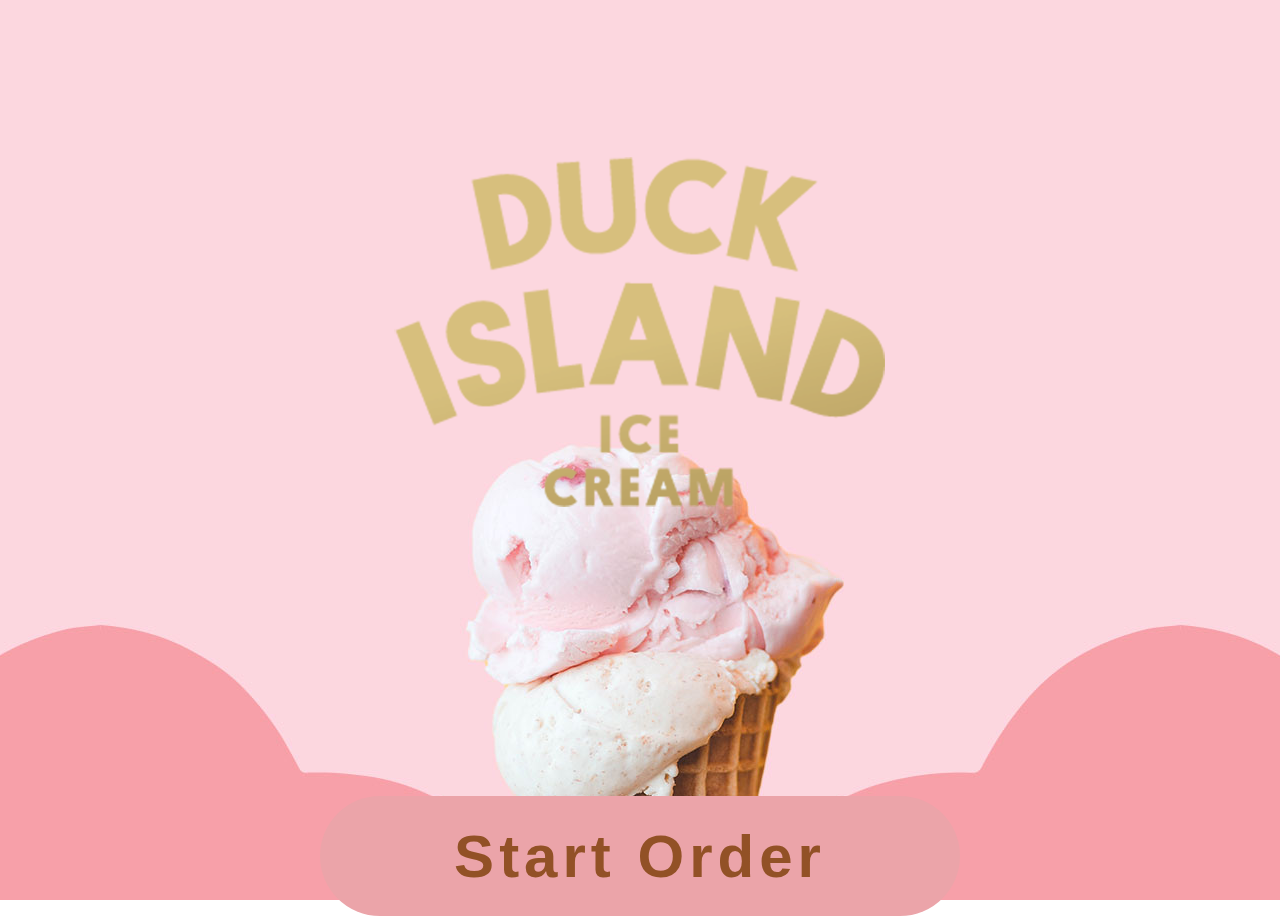
<file: index.html>
<!DOCTYPE html>
<html lang="en">

<head>
  <meta charset="UTF-8">
  <meta name="viewport" content="width=device-width, initial-scale=1.0">
  <meta http-equiv="X-UA-Compatible" content="ie=edge">
  <!-- Link external css -->
  <link rel="stylesheet" href="css/master.css">
  <title>Duck Island Ice Cream</title>
</head>

<body class="index">
  <div class="container">
    <!-- Logo div -->
    <div class="row logo">
      <img src="img/duck-island-logo-gold.png" alt="Duck Island Logo">
    </div>
    <!-- Start button div -->
    <div class="row start-button">
      <button type="button" name="button"><a href="categories.html">Start Order</a></button>
    </div>
  </div>

</body>

</html>
</file>
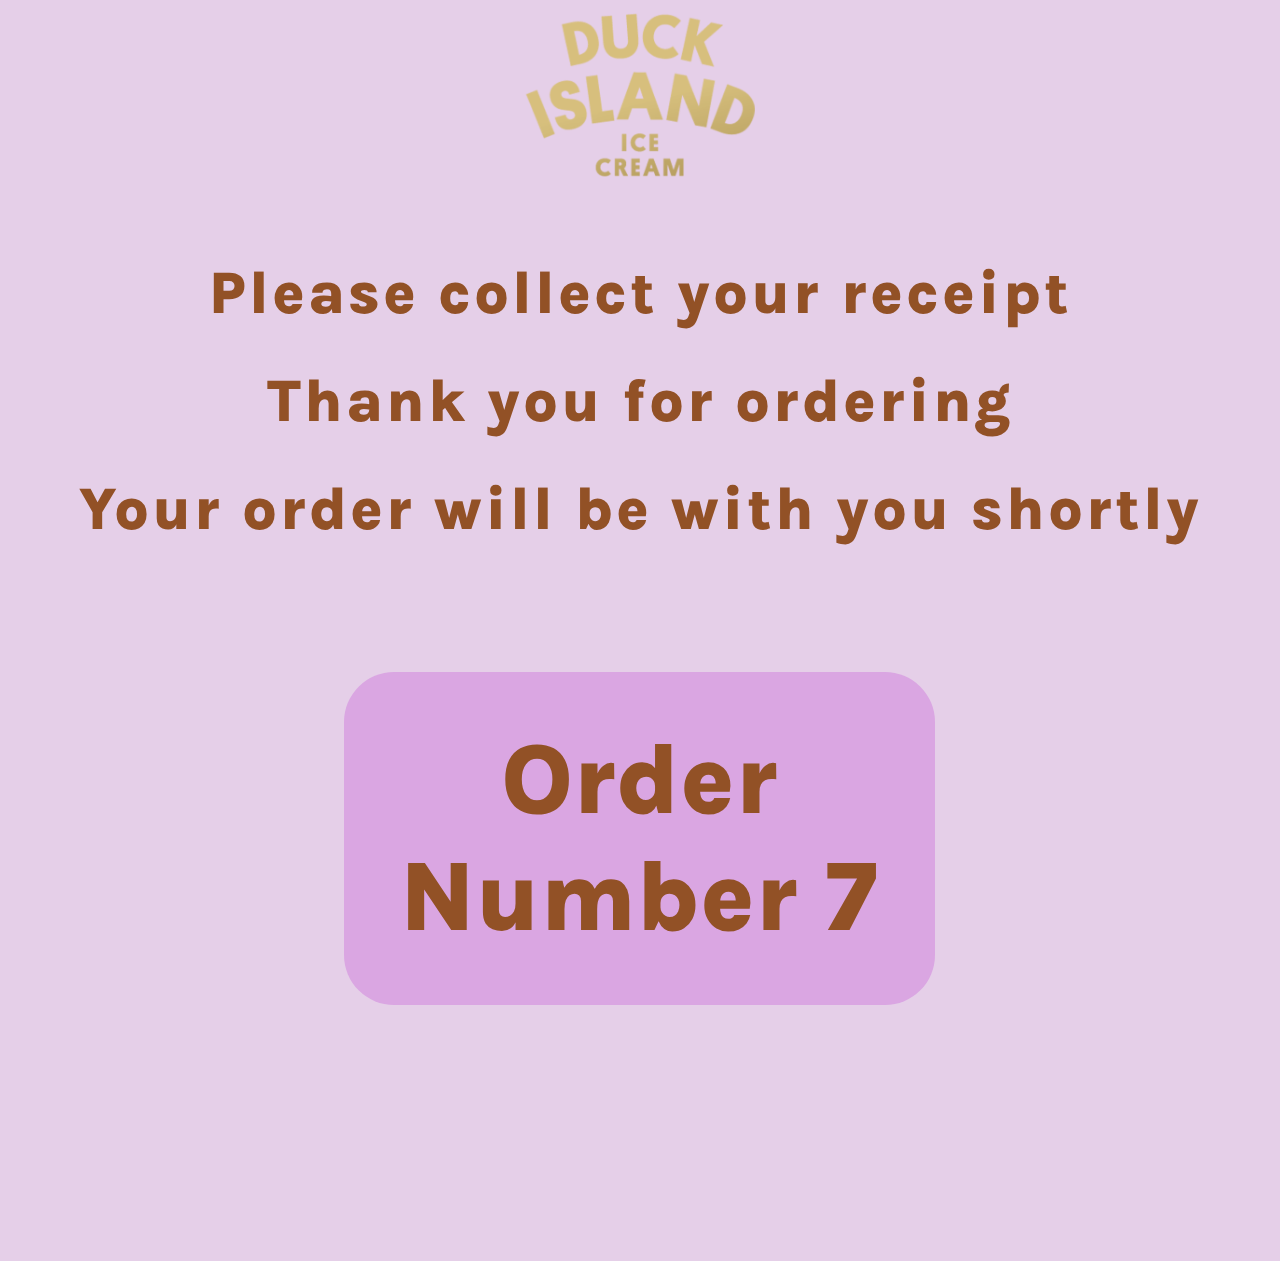
<file: card.html>
<!DOCTYPE html>
<html lang="en">

<head>
  <meta charset="UTF-8">
  <meta name="viewport" content="width=device-width, initial-scale=1.0">
  <meta http-equiv="X-UA-Compatible" content="ie=edge">
  <!-- Link external css -->
  <link rel="stylesheet" href="css/master.css">
  <title>Card</title>
</head>

<body class="payment-page">
  <div class="container">

    <!-- Logo div -->
    <div class="row logo">
      <a href="index.html"><img src="img/duck-island-logo-gold.png" alt="Duck Island Logo"></a>
    </div>

    <!-- Info div -->
    <div class="row text-area">
      <h1>Please collect your receipt</h1><br><br>
      <h1>Thank you for ordering</h1><br><br>
      <h1>Your order will be with you shortly</h1>
    </div>

    <!-- Order number div -->
    <div class="payment-options">
      <ul>
        <li>
          <h1>Order Number 7</h1>
        </li>
      </ul>
    </div>
  </div>
</body>

</html>
</file>
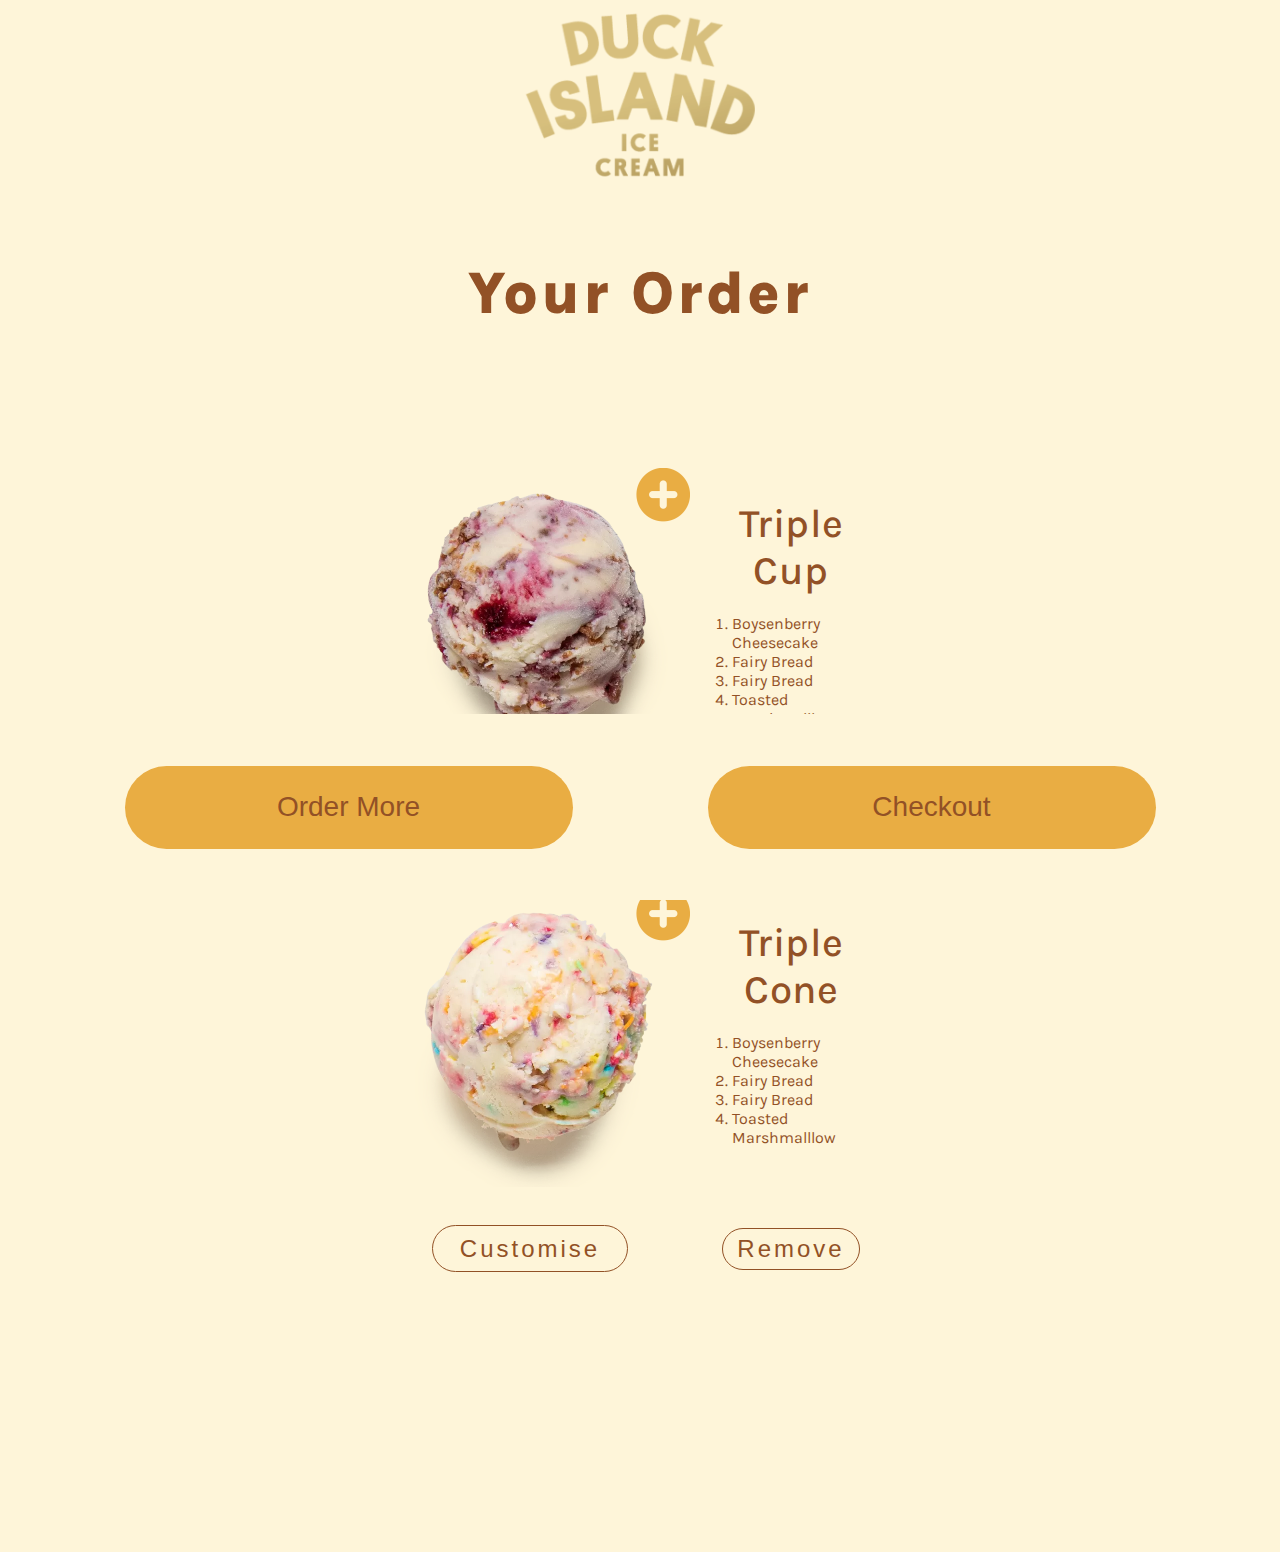
<file: cart.html>
<!DOCTYPE html>
<html lang="en">

<head>
  <meta charset="UTF-8">
  <meta name="viewport" content="width=device-width, initial-scale=1.0">
  <meta http-equiv="X-UA-Compatible" content="ie=edge">
  <!-- Link external css -->
  <link rel="stylesheet" href="css/master.css">
  <title>Cart</title>
</head>

<body class="cart-page">
  <div class="container">

    <!-- Logo div -->
    <div class="row logo">
      <a href="categories.html"><img src="img/duck-island-logo-gold.png" alt="Duck Island Logo"></a>
    </div>

    <!-- Header text div -->
    <div class="row text-area">
      <h1>Your Order</h1>
    </div>

    <!-- Ordered items div -->
    <div class="order-section">
      <table align="center">
        <tr>
          <td>
            <img src="img/flavours/new-flavour-boysenberry-cheesecake-600x600-center-top-scaled.png" alt="">
          </td>
          <td>
            <h4>Triple Cup</h4>
            <ol>
              <li>Boysenberry Cheesecake</li>
              <li>Fairy Bread</li>
              <li>Fairy Bread</li>
              <li>Toasted Marshmalllow</li>
            </ol>
          </td>
        </tr>
        <tr>
          <td>
            <button type="button" name="button">Customise</button>
          </td>
          <td>
            <button type="button" name="button">Remove</button>
          </td>
        </tr><tr>
          <td>
            <img src="img/flavours/new-flavour-fairy-bread-600x600-center-top-scaled.png" alt="">
          </td>
          <td>
            <h4>Triple Cone</h4>
            <ol>
              <li>Boysenberry Cheesecake</li>
              <li>Fairy Bread</li>
              <li>Fairy Bread</li>
              <li>Toasted Marshmalllow</li>
            </ol>
          </td>
        </tr>
        <tr>
          <td>
            <button type="button" name="button">Customise</button>
          </td>
          <td>
            <button type="button" name="button">Remove</button>
          </td>
        </tr>
      </table>
    </div>

    <!-- Buttons div -->
    <div class="buttons">
      <button type="button" name="button"><a href="categories.html">Order More</a></button>
      <button type="button" name="button"><a href="payment.html">Checkout</a></button>
    </div>
  </div>
</body>

</html>
</file>
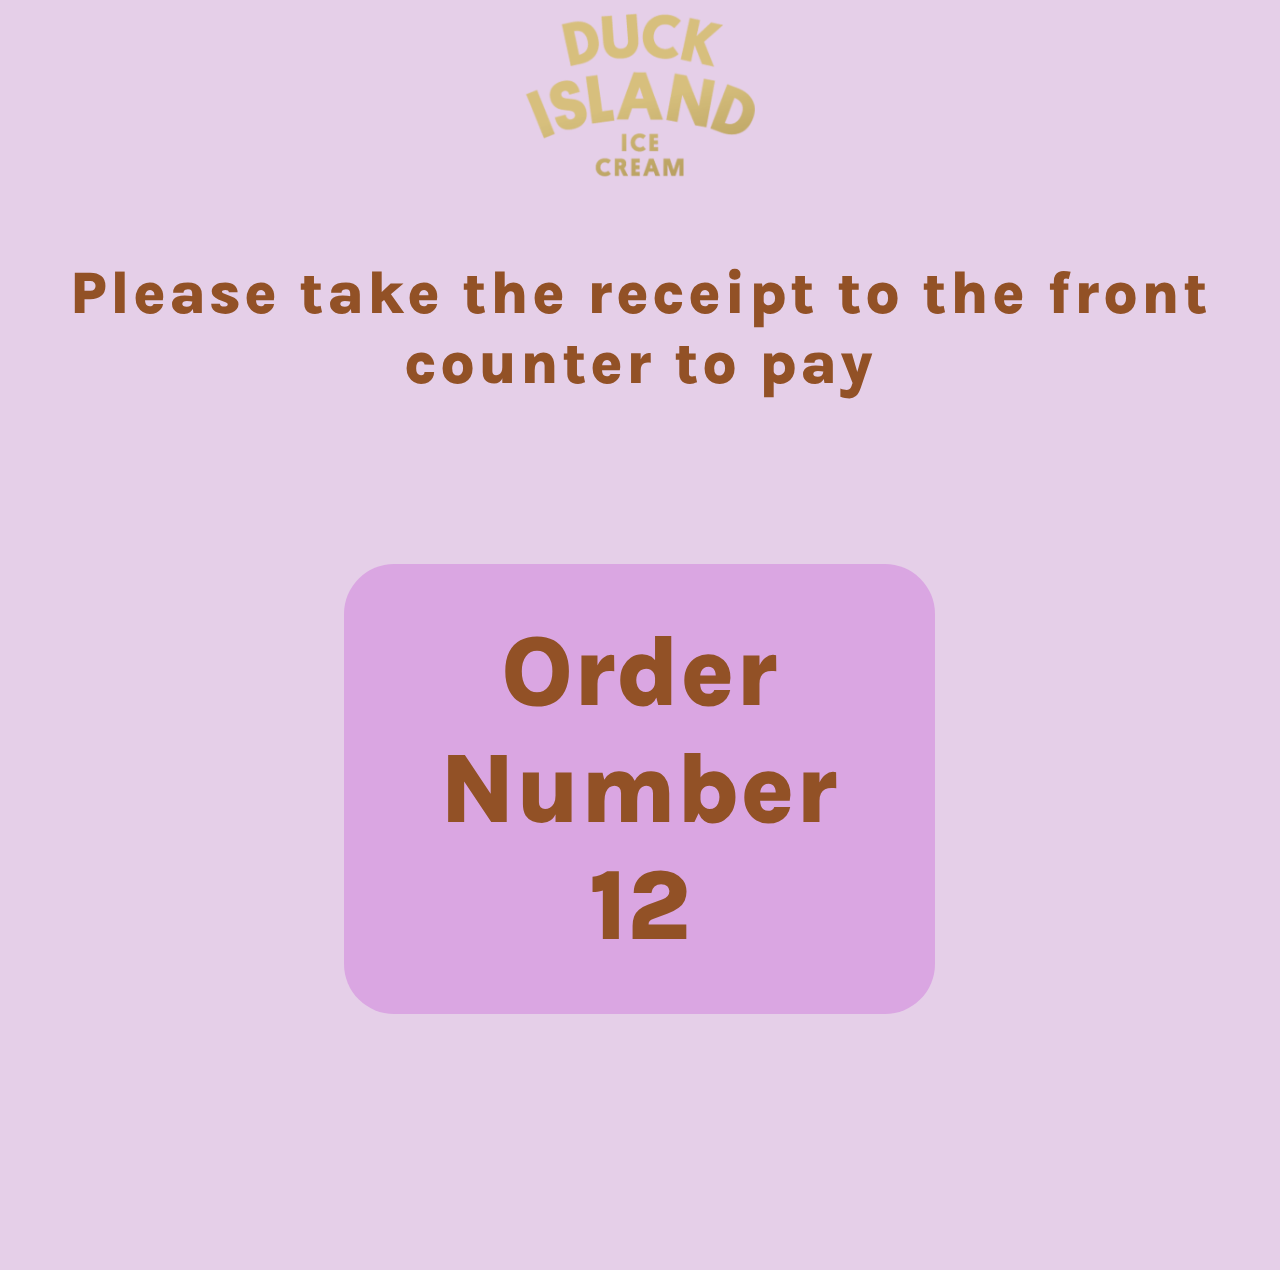
<file: cash.html>
<!DOCTYPE html>
<html lang="en">

<head>
  <meta charset="UTF-8">
  <meta name="viewport" content="width=device-width, initial-scale=1.0">
  <meta http-equiv="X-UA-Compatible" content="ie=edge">
  <!-- Link external css -->
  <link rel="stylesheet" href="css/master.css">
  <title>Cash</title>
</head>

<body class="payment-page">
  <div class="container">

    <!-- Logo div -->
    <div class="row logo">
      <a href="index.html"><img src="img/duck-island-logo-gold.png" alt="Duck Island Logo"></a>
    </div>

    <!-- Info div -->
    <div class="row text-area">
      <h1>Please take the receipt to the front counter to pay</h1><br><br>
    </div>

    <!-- Order number div -->
    <div class="payment-options">
      <ul>
        <li>
          <h1>Order Number 12</h1>
        </li>
      </ul>
    </div>
  </div>
</body>

</html>
</file>
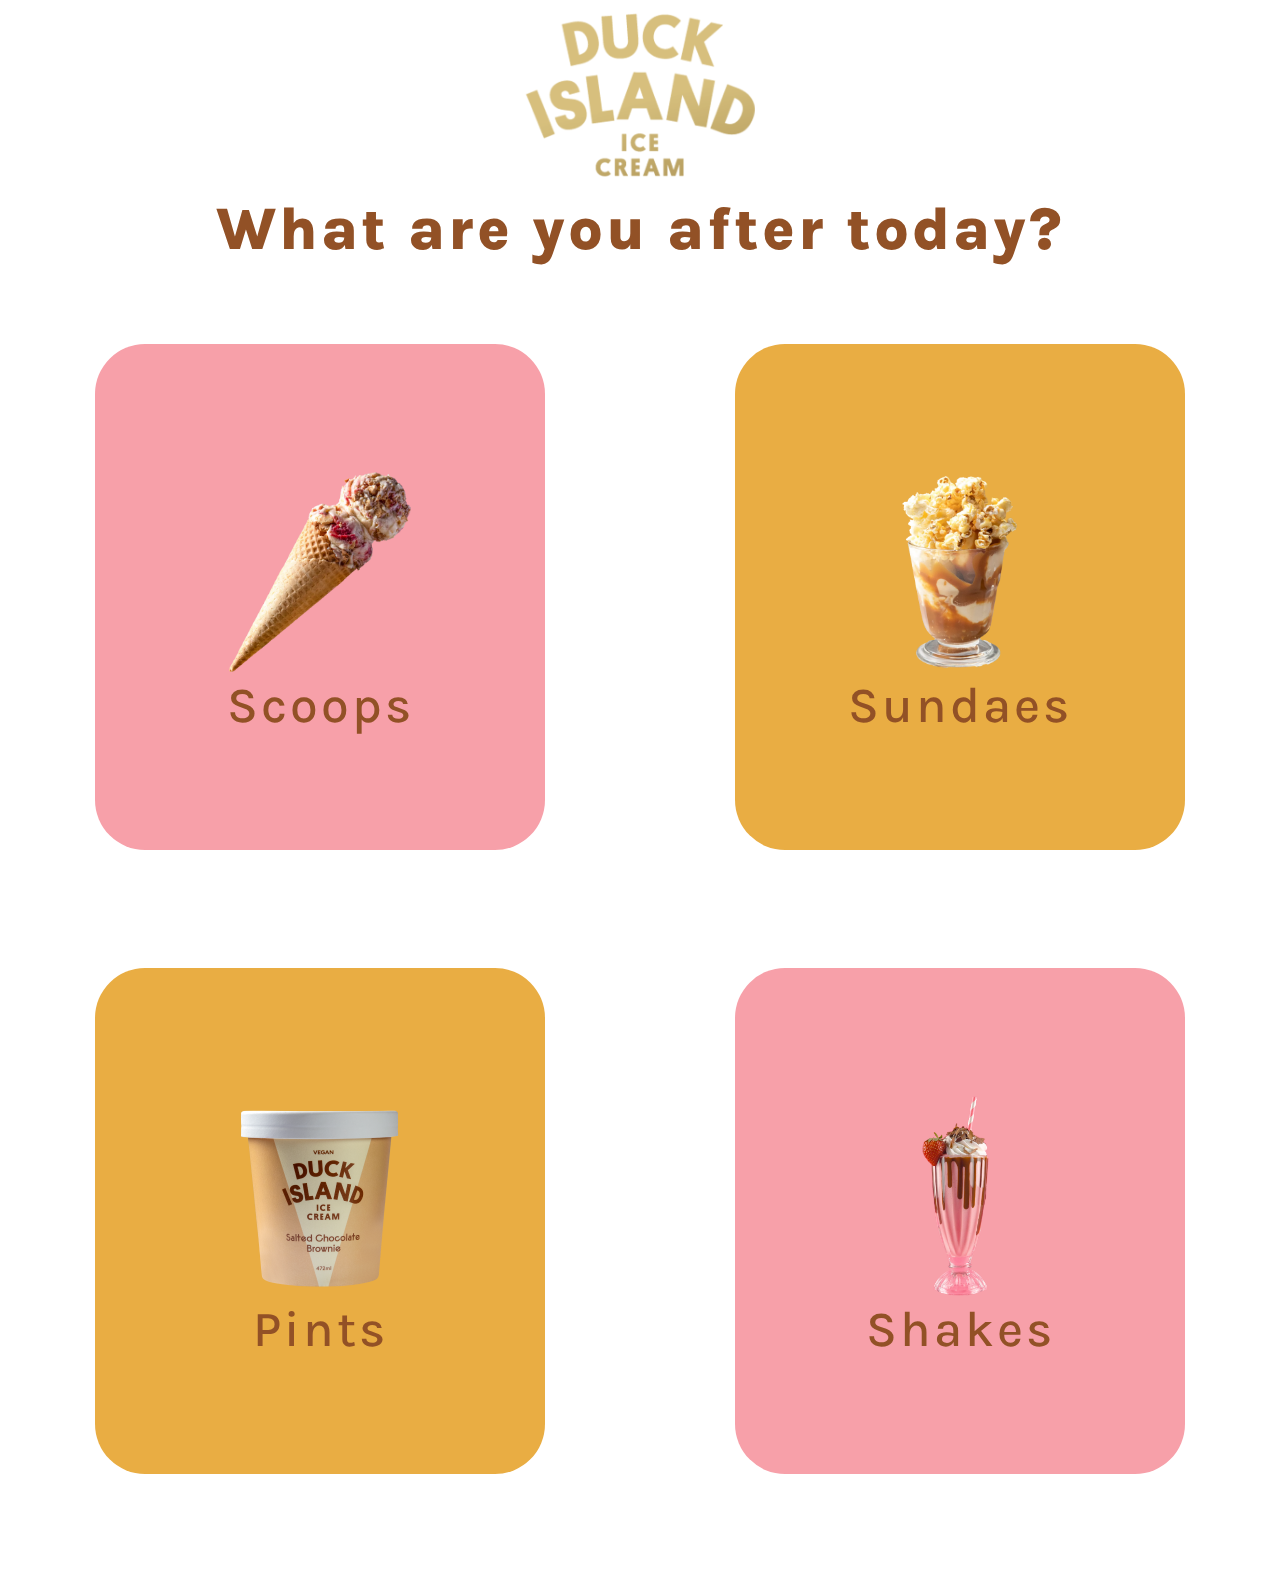
<file: categories.html>
<!DOCTYPE html>
<html lang="en">

<head>
  <meta charset="UTF-8">
  <meta name="viewport" content="width=device-width, initial-scale=1.0">
  <meta http-equiv="X-UA-Compatible" content="ie=edge">
  <!-- Link external css -->
  <link rel="stylesheet" href="css/master.css">
  <title>Categories</title>
</head>

<body class="categories">
  <div class="container">

    <!-- Logo div -->
    <div class="row logo">
      <a href="index.html"><img src="img/duck-island-logo-gold.png" alt="Duck Island Logo"></a>
    </div>

    <!-- Header text div -->
    <div class="row text-area">
      <h1>What are you after today?</h1>
    </div>

    <!-- Categories div -->
    <div class="row catg">
      <ul>
        <li class="scoop">
          <a href="size.html">
            <img src="img/scoop.png" alt="Scoop Image"><br>
            <h3>Scoops</h3>
          </a>
        </li>
        <li class="sundae">
          <img src="img/sundae.png" alt="Sundae Image"><br>
          <h3>Sundaes</h3>
        </li>
      </ul>
      <ul>
        <li class="pint">
          <img src="img/pint.png" alt="Pint Image"><br>
          <h3>Pints</h3>
        </li>
        <li class="milkshake">
          <img src="img/milkshake.png" alt="Milkshake Image"><br>
          <h3>Shakes</h3>
        </li>
      </ul>
    </div>
  </div>
</body>

</html>
</file>
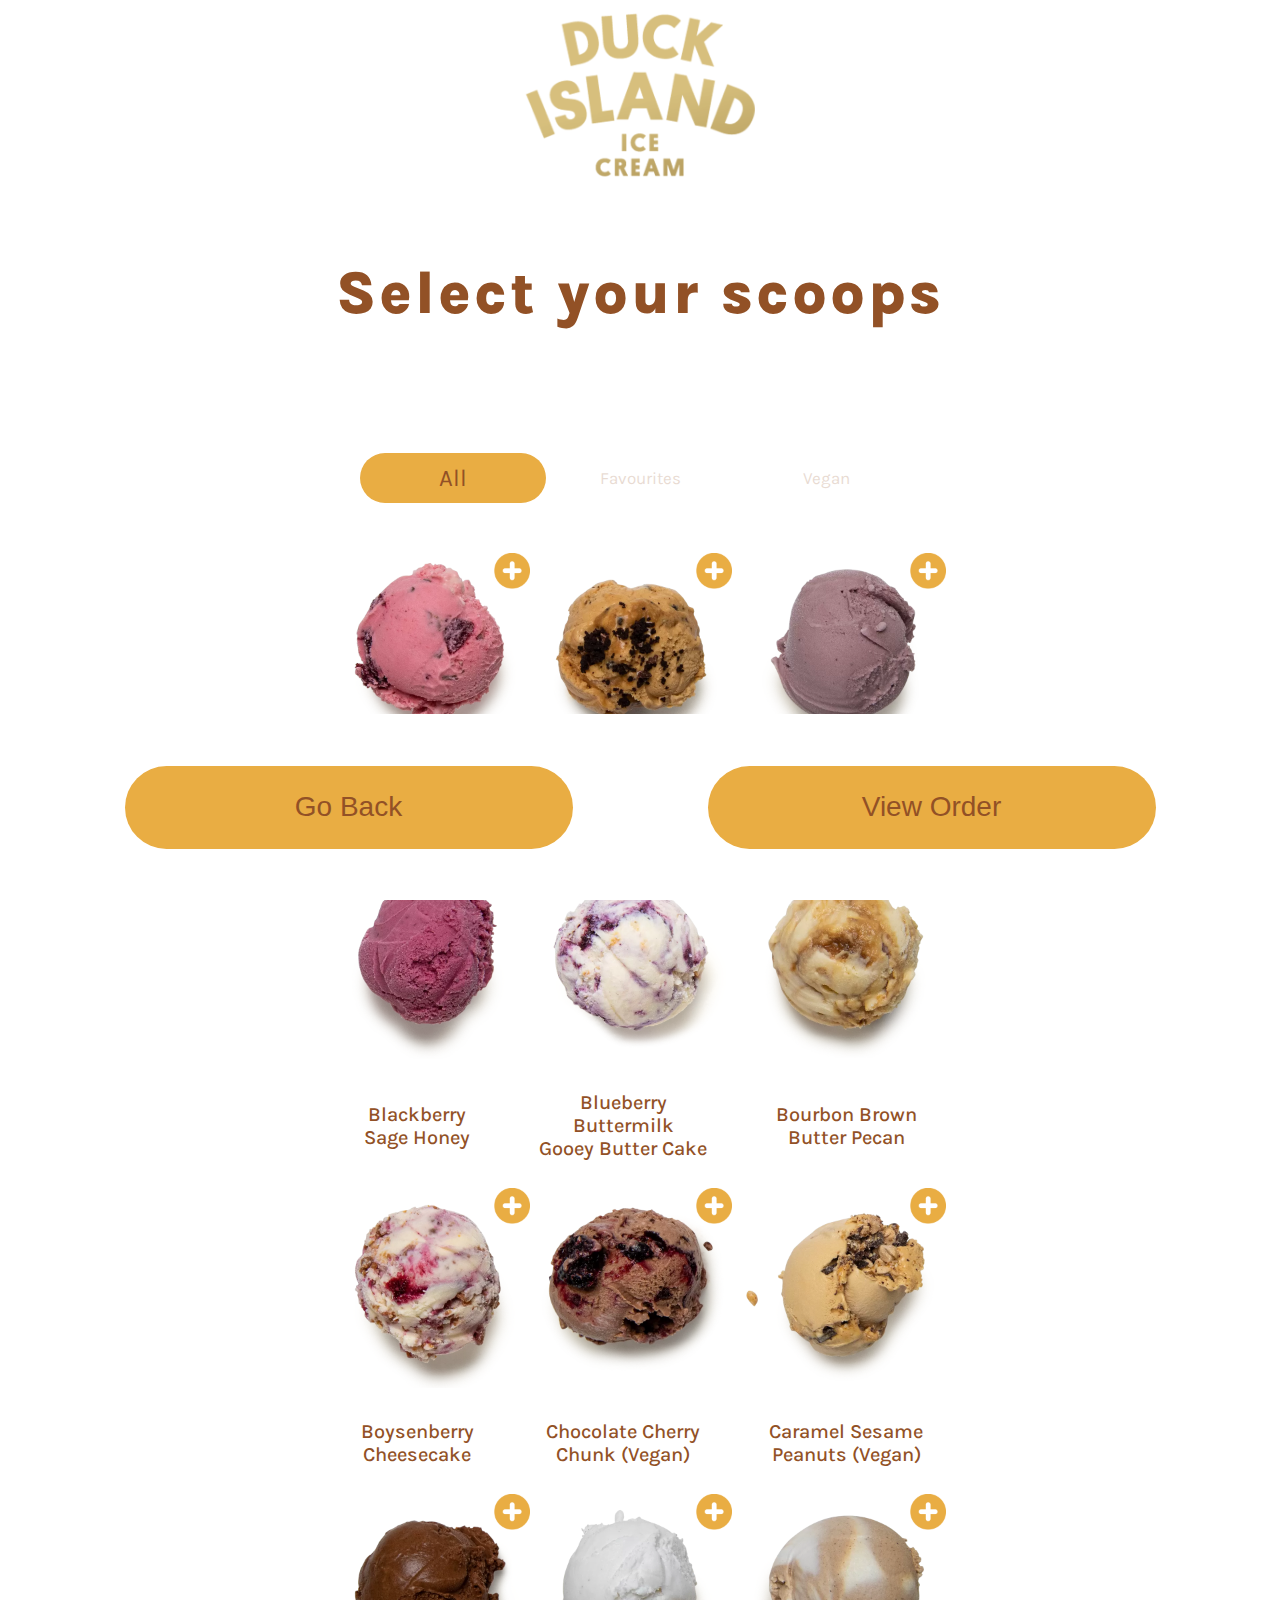
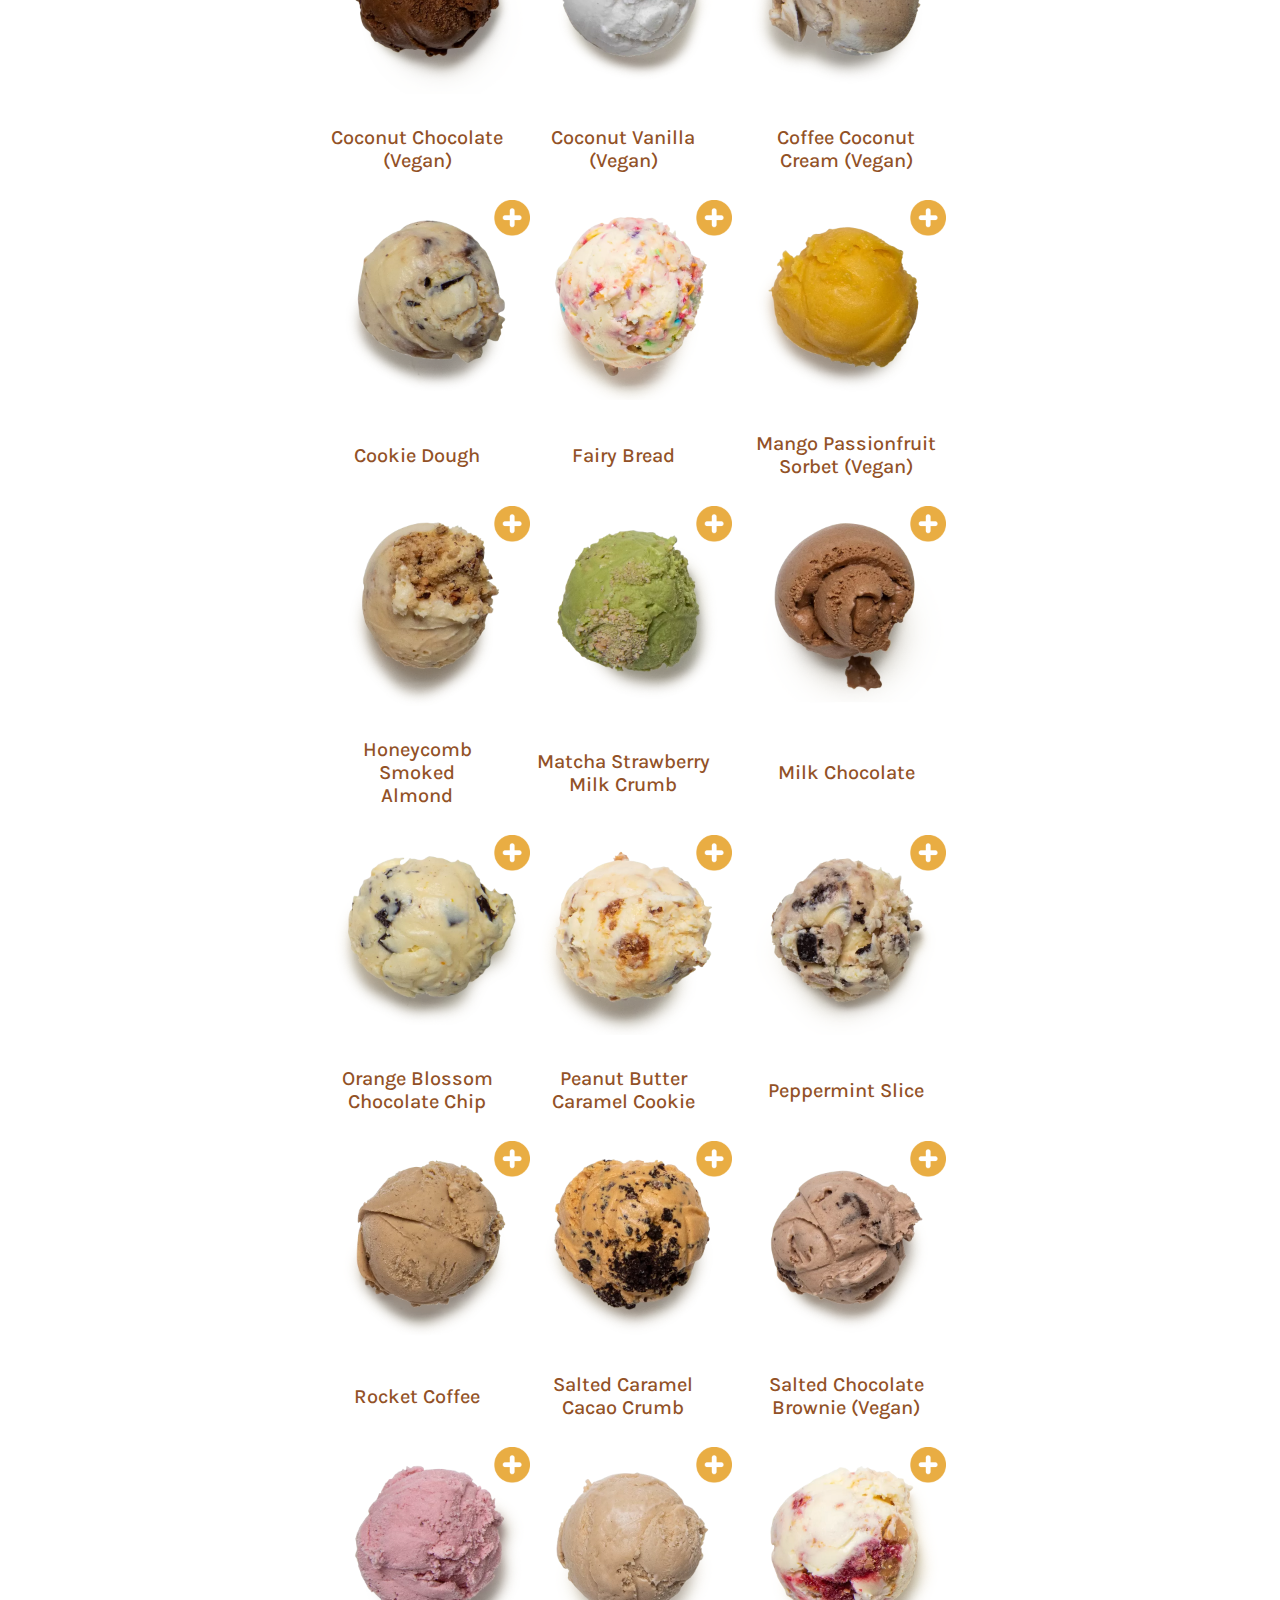
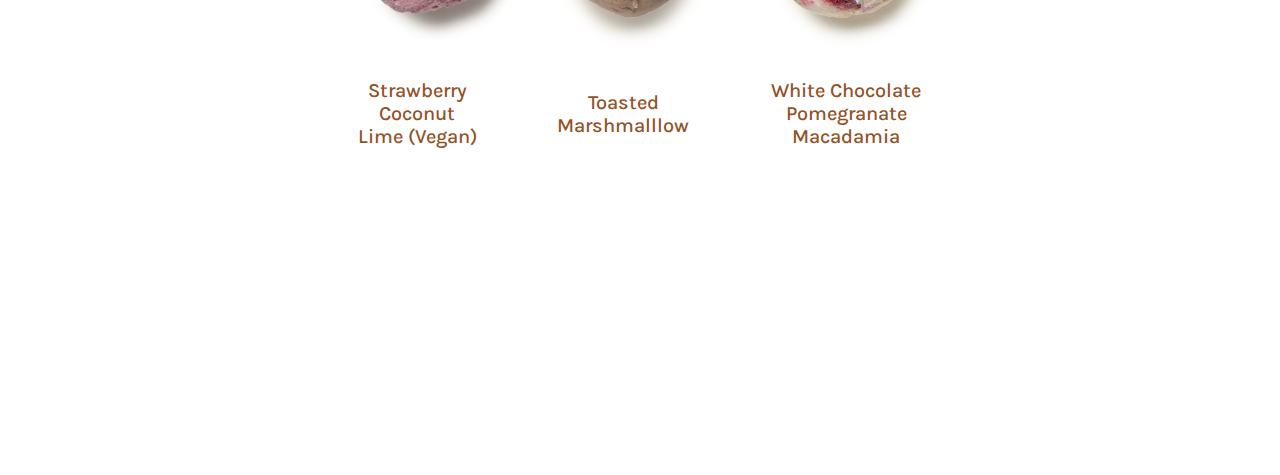
<file: flavours.html>
<!DOCTYPE html>
<html lang="en">

<head>
  <meta charset="UTF-8">
  <meta name="viewport" content="width=device-width, initial-scale=1.0">
  <meta http-equiv="X-UA-Compatible" content="ie=edge">
  <!-- Link external css -->
  <link rel="stylesheet" href="css/master.css">
  <title>Flavours</title>
</head>

<body class="flavours-page">
  <div class="container">

    <!-- Logo div -->
    <div class="row logo">
      <a href="categories.html"><img src="img/duck-island-logo-gold.png" alt="Duck Island Logo"></a>
    </div>

    <!-- Header text div -->
    <div class="row text-area">
      <h1>Select your scoops</h1>
    </div>

    <!-- Flavours div -->
    <div class="row flavours-section">

      <!-- Flavours content div -->
      <div class="wrapper" align="center">

        <!-- Radio buttons for tabs -->
        <input type="radio" name="slider" checked id="allTab">
        <input type="radio" name="slider" id="favTab">
        <input type="radio" name="slider" id="veganTab">

        <!-- Labels for radio buttons -->
        <nav>
          <label for="allTab" class="all-tab">All</label>
          <label for="favTab" class="fav-tab">Favourites</label>
          <label for="veganTab" class="vegan-tab">Vegan</label>

          <!-- Slider div -->
          <div class="slider"></div>
        </nav>

        <!-- different content for tabs -->
        <section>

          <!-- content for tab 1 -->
          <div class="content content-1">

            <!-- all flavours table -->
            <table align="center">
              <tr>
                <td><img src="img/flavours/new-flavour-ambrosia-600x600-center-top-scaled.png" alt=""></td>
                <td><img src="img/flavours/new-flavour-banana-brulee-ginger-caramel-swirl-600x600-center-top-scaled.png" alt=""></td>
                <td><img src="img/flavours/new-flavour-black-sticky-rice-vegan-600x600-center-top-scaled.png" alt=""></td>
              </tr>
              <tr>
                <td>
                  <p>Ambrosia</p>
                </td>
                <td>
                  <p>Banana Brulee <br> Caramel Swirl</p>
                </td>
                <td>
                  <p>Black Sticky Rice <br>(Vegan)</p>
                </td>
              </tr>
              <tr>
                <td><img src="img/flavours/new-flavour-blackberry-sage-honey-600x600-center-top-scaled.png" alt=""></td>
                <td><img src="img/flavours/new-flavour-blueberry-buttermilk-gooey-butter-cake-600x600-center-top-scaled.png" alt=""></td>
                <td><img src="img/flavours/new-flavour-bourbon-brown-butter-pecan-600x600-center-top-scaled.png" alt=""></td>
              </tr>
              <tr>
                <td>
                  <p>Blackberry <br>Sage Honey</p>
                </td>
                <td>
                  <p>Blueberry Buttermilk <br>Gooey Butter Cake</p>
                </td>
                <td>
                  <p>Bourbon Brown <br>Butter Pecan</p>
                </td>
              </tr>
              <tr>
                <td><img src="img/flavours/new-flavour-boysenberry-cheesecake-600x600-center-top-scaled.png" alt=""></td>
                <td><img src="img/flavours/new-flavour-chocolate-cherry-chunk-vegan-600x600-center-top-scaled.png" alt=""></td>
                <td><img src="img/flavours/new-flavour-coconut-caramel-sesame-chocolate-peanuts-vegan-600x600-center-top-scaled.png" alt=""></td>
              </tr>
              <tr>
                <td>
                  <p>Boysenberry <br>Cheesecake</p>
                </td>
                <td>
                  <p>Chocolate Cherry <br>Chunk (Vegan)</p>
                </td>
                <td>
                  <p>Caramel Sesame <br>Peanuts (Vegan)</p>
                </td>
              </tr>
              <tr>
                <td><img src="img/flavours/new-flavour-coconut-chocolate-vegan-600x600-center-top-scaled.png" alt=""></td>
                <td><img src="img/flavours/new-flavour-coconut-vanilla-vegan-600x600-center-top-scaled.png" alt=""></td>
                <td><img src="img/flavours/new-flavour-coffee-coconut-cream-vegan-600x600-center-top-scaled.png" alt=""></td>
              </tr>
              <tr>
                <td>
                  <p>Coconut Chocolate <br>(Vegan)</p>
                </td>
                <td>
                  <p>Coconut Vanilla <br> (Vegan)</p>
                </td>
                <td>
                  <p>Coffee Coconut <br>Cream (Vegan)</p>
                </td>
              </tr>
              <tr>
                <td><img src="img/flavours/new-flavour-cookie-dough-600x600-center-top-scaled.png" alt=""></td>
                <td><img src="img/flavours/new-flavour-fairy-bread-600x600-center-top-scaled.png" alt=""></td>
                <td><img src="img/flavours/new-flavour-mango-passionfruit-sorbet-vegan-600x600-center-top-scaled.png" alt=""></td>
              </tr>
              <tr>
                <td>
                  <p>Cookie Dough</p>
                </td>
                <td>
                  <p>Fairy Bread</p>
                </td>
                <td>
                  <p>Mango Passionfruit <br>Sorbet (Vegan)</p>
                </td>
              </tr>
              <tr>
                <td><img src="img/flavours/new-flavour-maple-honeycomb-smoked-almond-600x600-center-top-scaled.png" alt=""></td>
                <td><img src="img/flavours/new-flavour-matcha-strawberry-milk-crumb-600x600-center-top-scaled.png" alt=""></td>
                <td><img src="img/flavours/new-flavour-milk-chocolate-600x600-center-top-scaled.png" alt=""></td>
              </tr>
              <tr>
                <td>
                  <p>Honeycomb Smoked <br>Almond</p>
                </td>
                <td>
                  <p>Matcha Strawberry <br> Milk Crumb</p>
                </td>
                <td>
                  <p>Milk Chocolate</p>
                </td>
              </tr>
              <tr>
                <td><img src="img/flavours/new-flavour-orange-blossom-chocolate-chip-600x600-center-top-scaled.png" alt=""></td>
                <td><img src="img/flavours/new-flavour-peanut-butter-caramel-cookie-600x600-center-top-scaled.png" alt=""></td>
                <td><img src="img/flavours/new-flavour-peppermint-slice-600x600-center-top-scaled.png" alt=""></td>
              </tr>
              <tr>
                <td>
                  <p>Orange Blossom <br>Chocolate Chip</p>
                </td>
                <td>
                  <p>Peanut Butter <br> Caramel Cookie</p>
                </td>
                <td>
                  <p>Peppermint Slice</p>
                </td>
              </tr>
              <tr>
                <td><img src="img/flavours/new-flavour-rocket-coffee-600x600-center-top-scaled.png" alt=""></td>
                <td><img src="img/flavours/new-flavour-salted-caramel-cacao-crumb-600x600-center-top-scaled.png" alt=""></td>
                <td><img src="img/flavours/new-flavour-salted-chocolate-brownie-vegan-600x600-center-top-scaled.png" alt=""></td>
              </tr>
              <tr>
                <td>
                  <p>Rocket Coffee</p>
                </td>
                <td>
                  <p>Salted Caramel <br> Cacao Crumb</p>
                </td>
                <td>
                  <p>Salted Chocolate <br>Brownie (Vegan)</p>
                </td>
              </tr>
              <tr>
                <td><img src="img/flavours/new-flavour-strawberry-coconut-lime-leaf-vegan-600x600-center-top-scaled.png" alt=""></td>
                <td><img src="img/flavours/new-flavour-toasted-marshmallow-600x600-center-top-scaled.png" alt=""></td>
                <td><img src="img/flavours/new-flavour-white-chocolate-pomegranate-macadamia-600x600-center-top-scaled.png" alt=""></td>
              </tr>
              <tr>
                <td>
                  <p>Strawberry Coconut <br> Lime (Vegan)</p>
                </td>
                <td>
                  <p>Toasted Marshmalllow</p>
                </td>
                <td>
                  <p>White Chocolate <br>Pomegranate Macadamia</p>
                </td>
              </tr>
            </table>
          </div>

          <!-- content for tab 2 -->
          <div class="content content-2">

            <!-- favourites flavours table -->
            <table align="center">
              <tr>
                <td><img src="img/flavours/new-flavour-blueberry-buttermilk-gooey-butter-cake-600x600-center-top-scaled.png" alt=""></td>
                <td><img src="img/flavours/new-flavour-boysenberry-cheesecake-600x600-center-top-scaled.png" alt=""></td>
                <td><img src="img/flavours/new-flavour-cookie-dough-600x600-center-top-scaled.png" alt=""></td>
              </tr>
              <tr>
                <td>
                  <p>Blueberry Buttermilk <br>Gooey Butter Cake</p>
                </td>
                <td>
                  <p>Boysenberry <br> Cheesecake</p>
                </td>
                <td>
                  <p>Cookie Dough</p>
                </td>
              </tr>
              <tr>
                <td><img src="img/flavours/new-flavour-fairy-bread-600x600-center-top-scaled.png" alt=""></td>
                <td><img src="img/flavours/new-flavour-maple-honeycomb-smoked-almond-600x600-center-top-scaled.png" alt=""></td>
                <td><img src="img/flavours/new-flavour-peanut-butter-caramel-cookie-600x600-center-top-scaled.png" alt=""></td>
              </tr>
              <tr>
                <td>
                  <p>Fairy Bread</p>
                </td>
                <td>
                  <p>Maple Honeycomb <br>Smoked Almond</p>
                </td>
                <td>
                  <p>Peanut Butter<br>Caramel Cookie</p>
                </td>
              </tr>
              <tr>
                <td><img src="img/flavours/new-flavour-salted-caramel-cacao-crumb-600x600-center-top-scaled.png" alt=""></td>
                <td><img src="img/flavours/new-flavour-toasted-marshmallow-600x600-center-top-scaled.png" alt=""></td>
                <td><img src="img/flavours/new-flavour-white-chocolate-pomegranate-macadamia-600x600-center-top-scaled.png" alt=""></td>
              </tr>
              <tr>
                <td>
                  <p>Salted Caramel <br>Cacao Crumb</p>
                </td>
                <td>
                  <p>Toasted <br>Marshmalllow</p>
                </td>
                <td>
                  <p>White Chocolate<br>Pomegranate Macadamia</p>
                </td>
              </tr>
            </table>
          </div>

          <!-- content for tab 3 -->
          <div class="content content-3">

            <!-- vegan flavours table -->
            <table align="center">
              <tr>
                <td><img src="img/flavours/new-flavour-black-sticky-rice-vegan-600x600-center-top-scaled.png" alt=""></td>
                <td><img src="img/flavours/new-flavour-chocolate-cherry-chunk-vegan-600x600-center-top-scaled.png" alt=""></td>
                <td><img src="img/flavours/new-flavour-coconut-caramel-sesame-chocolate-peanuts-vegan-600x600-center-top-scaled.png" alt=""></td>
              </tr>
              <tr>
                <td>
                  <p>Black Sticky Rice <br>(Vegan)</p>
                </td>
                <td>
                  <p>Chocolate Cherry <br>Chunk (Vegan)</p>
                </td>
                <td>
                  <p>Caramel Sesame <br>Peanuts (Vegan)</p>
                </td>
              </tr>
              <tr>
                <td><img src="img/flavours/new-flavour-coconut-chocolate-vegan-600x600-center-top-scaled.png" alt=""></td>
                <td><img src="img/flavours/new-flavour-coconut-vanilla-vegan-600x600-center-top-scaled.png" alt=""></td>
                <td><img src="img/flavours/new-flavour-coffee-coconut-cream-vegan-600x600-center-top-scaled.png" alt=""></td>
              </tr>
              <tr>
                <td>
                  <p>Coconut Chocolate <br>(Vegan)</p>
                </td>
                <td>
                  <p>Coconut Vanilla <br> (Vegan)</p>
                </td>
                <td>
                  <p>Coffee Coconut <br>Cream (Vegan)</p>
                </td>
              </tr>
              <tr>
                <td><img src="img/flavours/new-flavour-mango-passionfruit-sorbet-vegan-600x600-center-top-scaled.png" alt=""></td>
                <td><img src="img/flavours/new-flavour-salted-chocolate-brownie-vegan-600x600-center-top-scaled.png" alt=""></td>
                <td><img src="img/flavours/new-flavour-strawberry-coconut-lime-leaf-vegan-600x600-center-top-scaled.png" alt=""></td>
              </tr>
              <tr>
                <td>
                  <p>Mango Passionfruit <br>Sorbet (Vegan)</p>
                </td>
                <td>
                  <p>Salted Chocolate <br>Brownie (Vegan)</p>
                </td>
                <td>
                  <p>Strawberry Coconut <br> Lime (Vegan)</p>
                </td>

              </tr>
            </table>
          </div>
        </section>
      </div>

      <!-- navigation buttons div  -->
      <div class="buttons">
        <button type="button" name="button"><a href="size.html">Go Back</a></button>
        <button type="button" name="button"><a href="cart.html">View Order</a></button>
      </div>
    </div>
  </div>
</body>

</html>
</file>
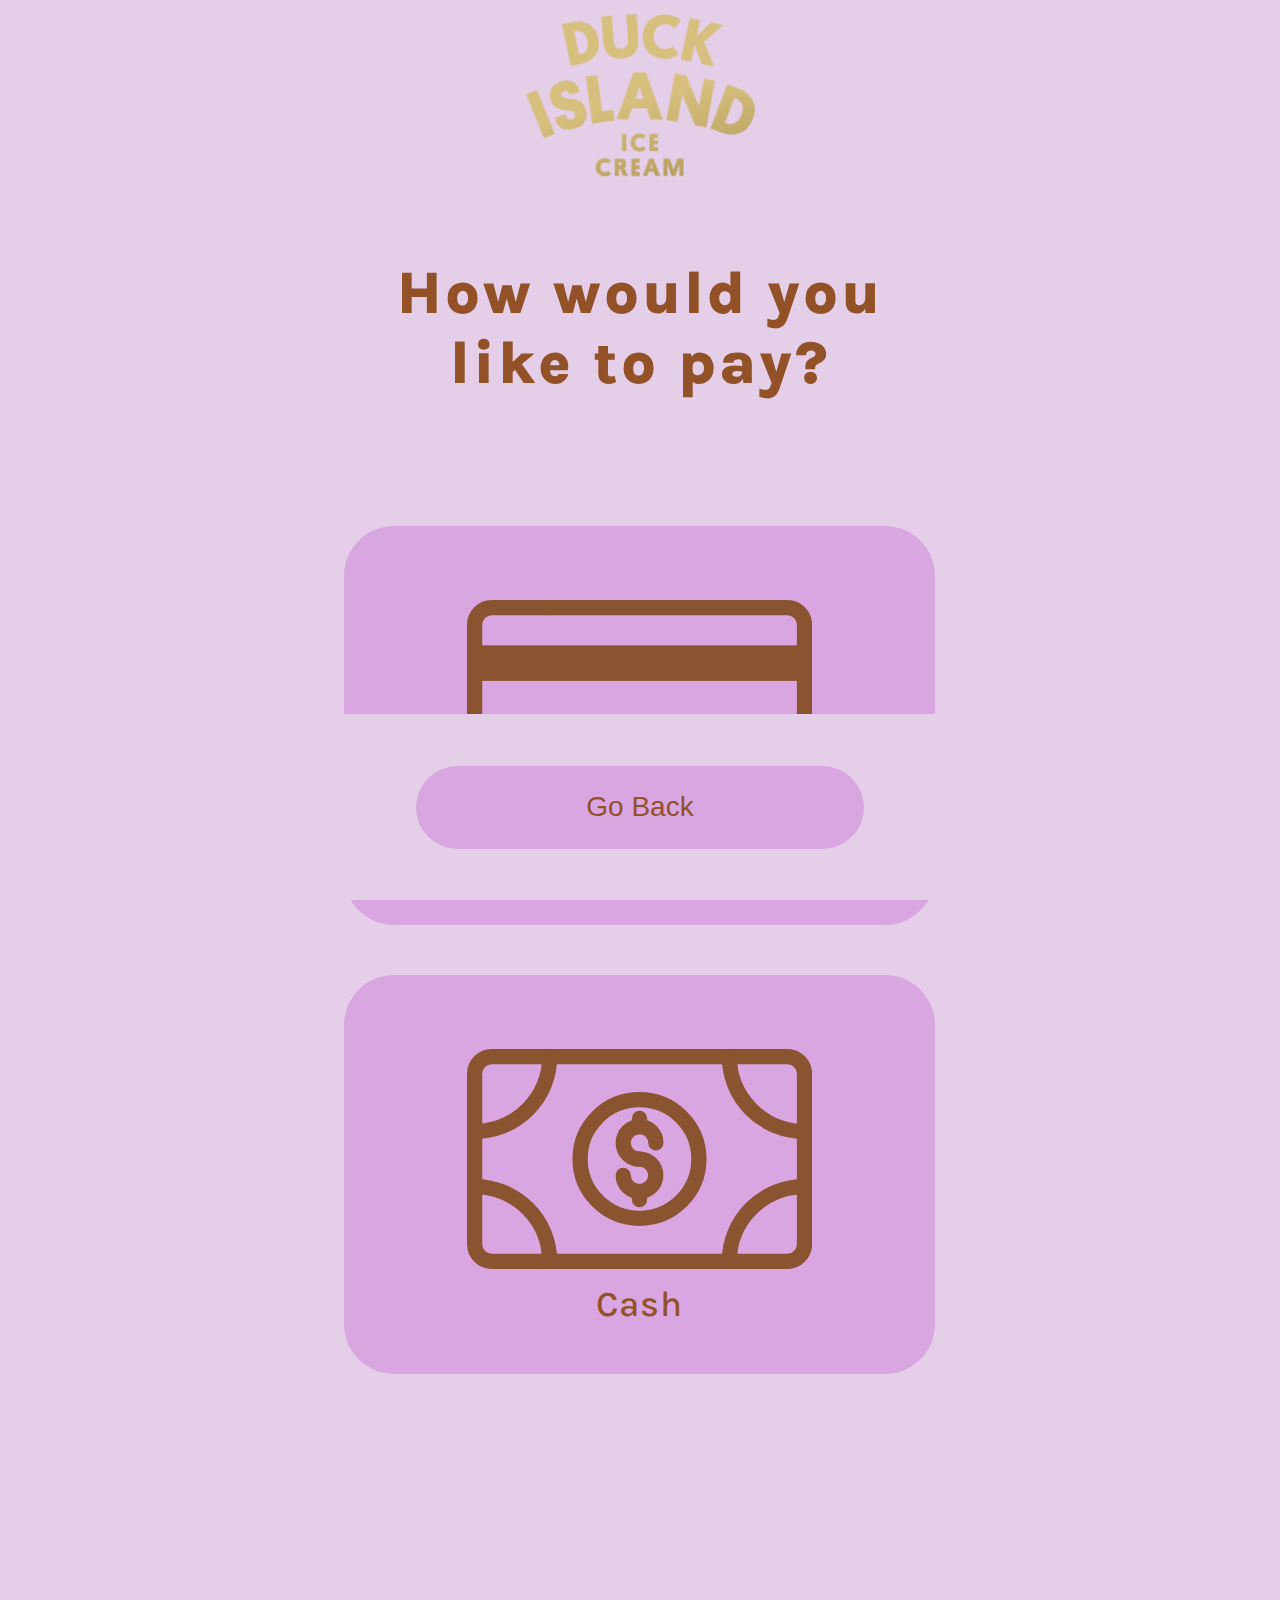
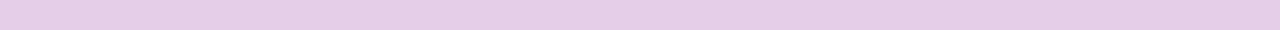
<file: payment.html>
<!DOCTYPE html>
<html lang="en">

<head>
  <meta charset="UTF-8">
  <meta name="viewport" content="width=device-width, initial-scale=1.0">
  <meta http-equiv="X-UA-Compatible" content="ie=edge">
  <!-- link external css -->
  <link rel="stylesheet" href="css/master.css">
  <title>Payment</title>
</head>

<body class="payment-page">
  <div class="container">

    <!-- logo div -->
    <div class="row logo">
      <a href="categories.html"><img src="img/duck-island-logo-gold.png" alt="Duck Island Logo"></a>
    </div>

    <!-- header text div -->
    <div class="row text-area">
      <h1>How would you <br>like to pay?</h1>
    </div>

    <!-- payment options div -->
    <div class="payment-options">
      <ul>
        <li>
          <a href="card.html">
            <img src="img/assets/SVG/credit-card.svg" alt="">
            <h5>Card</h5>
          </a>
        </li>
        <li>
          <a href="cash.html">
            <img src="img/assets/SVG/cash.svg" alt="">
            <h5>Cash</h5>
          </a>
        </li>
      </ul>
    </div>

    <!-- buttons div -->
    <div class="buttons">
      <button type="button" name="button"><a href="cart.html">Go Back</a></button>
    </div>
  </div>
</body>

</html>
</file>
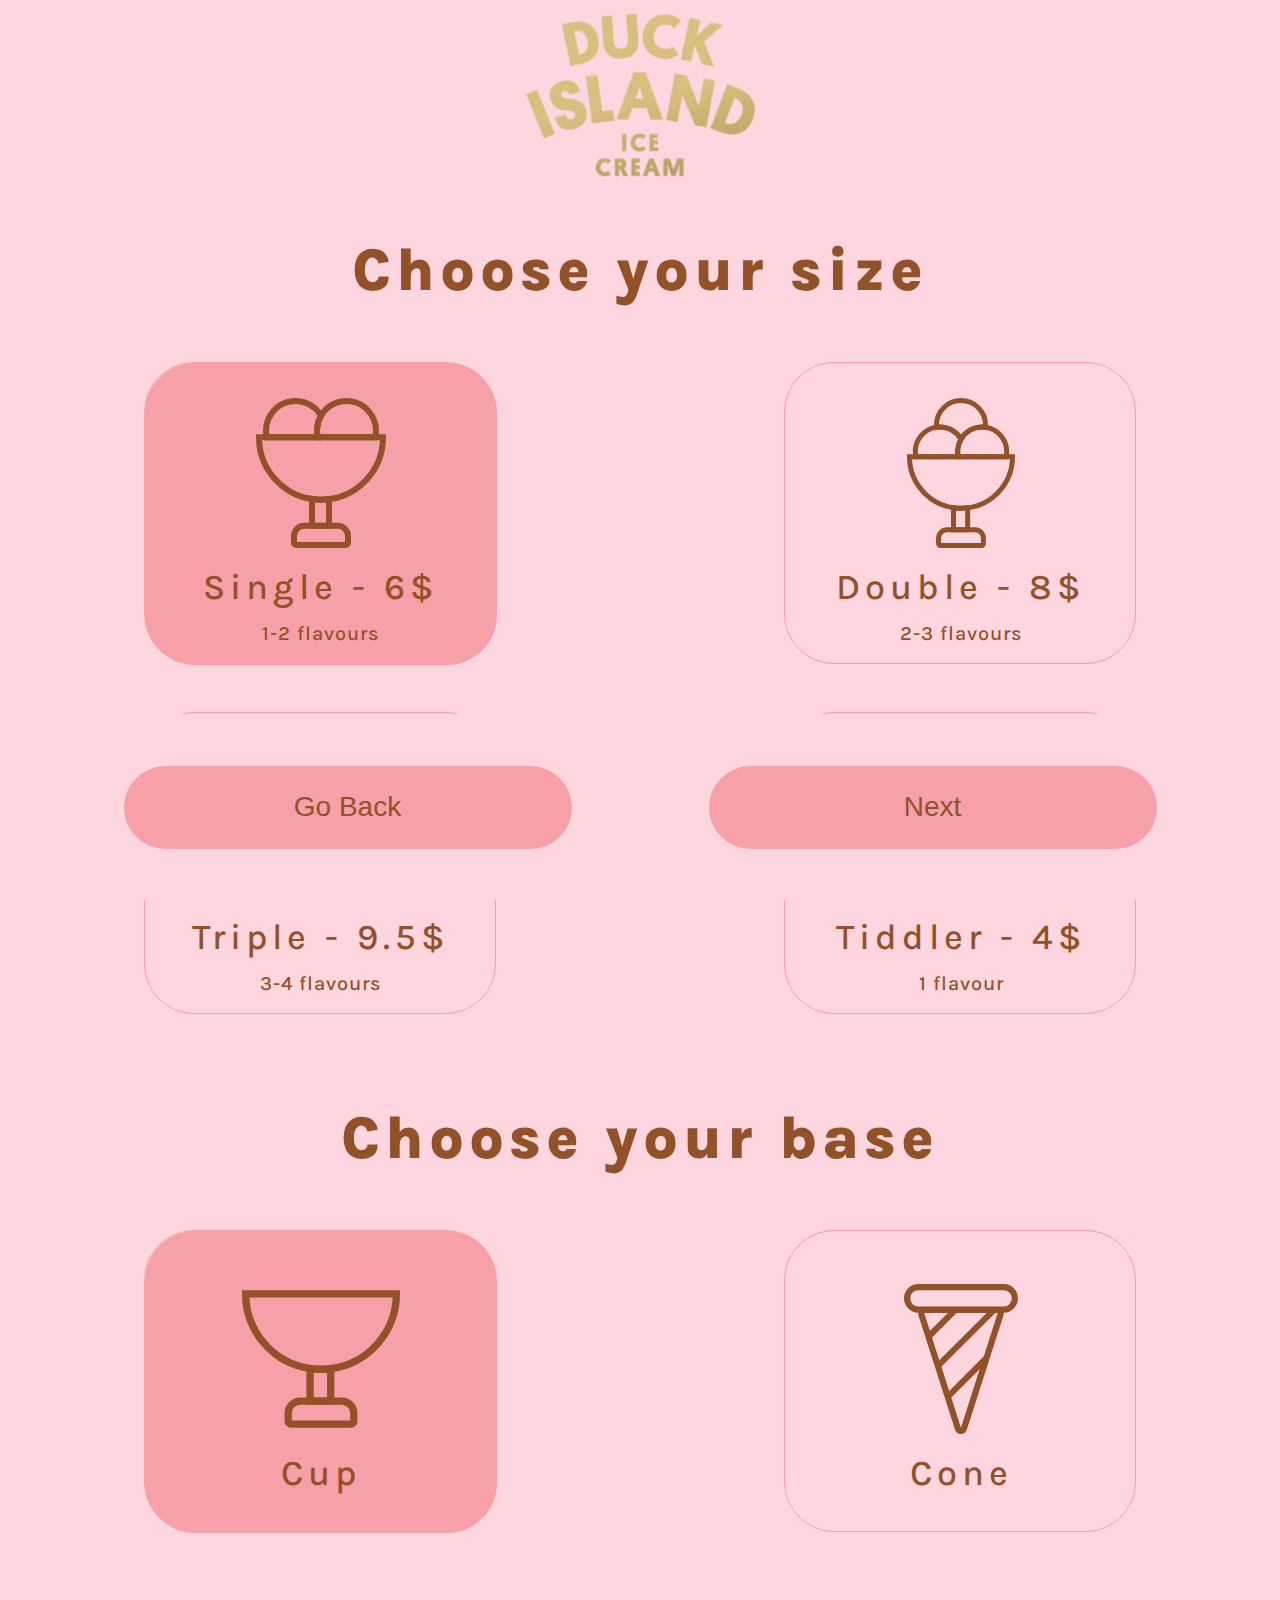
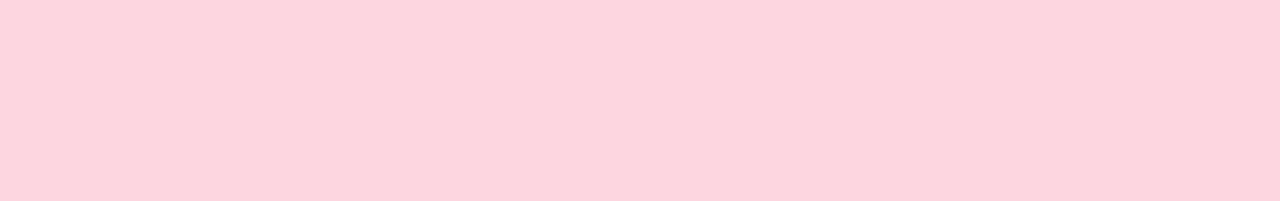
<file: size.html>
<!DOCTYPE html>
<html lang="en">

<head>
  <meta charset="UTF-8">
  <meta name="viewport" content="width=device-width, initial-scale=1.0">
  <meta http-equiv="X-UA-Compatible" content="ie=edge">
  <!-- link external css -->
  <link rel="stylesheet" href="css/master.css">
  <title>Size</title>
</head>

<body class="size-page">
  <div class="container">

    <!-- logo div -->
    <div class="row logo">
      <a href="categories.html"><img src="img/duck-island-logo-gold.png" alt="Duck Island Logo"></a>
    </div>

    <!-- header text div -->
    <div class="row text-area">
      <h1>Choose your size</h1>
    </div>

    <!-- size selection div -->
    <div class="row sizes">

      <!-- radio buttons for size selection -->
      <input type="radio" name="size" checked id="singleSize">
      <input type="radio" name="size" id="doubleSize">
      <input type="radio" name="size" id="tripleSize">
      <input type="radio" name="size" id="tiddlerSize">

      <!-- labels for radio buttons -->
      <nav>
        <ul>
          <li>
            <label for="singleSize" class="single-size">
              <img src="img/assets/SVG/single.svg" alt="Single Base Image"><br>
              <h5>Single - 6$</h5>
              <p>1-2 flavours</p>
            </label>
          </li>
          <li>
            <label for="doubleSize" class="double-size">
              <img src="img/assets/SVG/double.svg" alt="Double Base Image"><br>
              <h5>Double - 8$</h5>
              <p>2-3 flavours</p>
            </label>
          </li>
        </ul>
        <ul>
          <li>
            <label for="tripleSize" class="triple-size">
              <img src="img/assets/SVG/triple.svg" alt="Triple Base Image"><br>
              <h5>Triple - 9.5$</h5>
              <p>3-4 flavours</p>
            </label>
          </li>
          <li>
            <label for="tiddlerSize" class="tiddler-size">
              <img src="img/assets/SVG/tiddler.svg" alt="Tiddler Base Image"><br>
              <h5>Tiddler - 4$</h5>
              <p>1 flavour</p>
            </label>
          </li>
        </ul>
      </nav>
    </div>

    <!-- header text div -->
    <div class="row text-area">
      <h1>Choose your base</h1>
    </div>

    <!-- base selection div -->
    <div class="row base">

      <!-- radio buttons for base selection -->
      <input type="radio" name="base" id="cupBase" checked>
      <input type="radio" name="base" id="coneBase">

      <!-- labels for radio buttons -->
      <ul>
        <li>
          <label for="cupBase" class="cup-base">
            <img src="img/assets/SVG/cup.svg" alt="Cup Base Image" id="Cup"><br>
            <h5>Cup</h5>
          </label>
        </li>
        <li>
          <label for="coneBase" class="cone-base">
            <img src="img/assets/SVG/cone.svg" alt="Cone Base Image"><br>
            <h5>Cone</h5>
          </label>
        </li>
      </ul>
    </div>

    <!-- navigation buttons div -->
    <div class="row buttons">
      <button type="button" name="button"><a href="categories.html">Go Back</a></button>
      <button type="button" name="button"><a href="flavours.html">Next</a></button>
    </div>
  </div>
</body>

</html>
</file>
<file: css/master.css>
@import url("https://fonts.googleapis.com/css2?family=Karla:wght@500;800&display=swap");
body {
  box-sizing: border-box;
  margin: 0;
  padding: 0;
  scroll-behavior: smooth;
  transition: 0.5s all ease;
  font-family: "Karla", sans-serif; }
  body a {
    text-decoration: none;
    color: inherit; }
  body h1 {
    font-weight: 800;
    font-size: 3.75em;
    margin: 0; }
  body h2 {
    font-weight: 800;
    font-size: 3.125em;
    margin: 0; }
  body h3 {
    font-weight: 500;
    font-size: 3.125em;
    margin: 0; }
  body h4 {
    font-weight: 500;
    font-size: 2.5em;
    margin: 0; }
  body h5 {
    font-weight: 500;
    font-size: 2.25em;
    margin: 0; }
  body h6 {
    font-weight: 500;
    font-size: 1.875em;
    margin: 0; }
  body p {
    font-weight: 500;
    font-size: 1.25em;
    margin: 0; }

.index {
  background-image: url("../img/bg.jpg");
  background-position: center;
  background-attachment: fixed; }
  .index .container {
    text-align: center; }
    .index .container .logo {
      margin-top: 10%; }
    .index .container button {
      font-weight: 800;
      font-size: 3.75em;
      border-radius: 100px;
      border: none;
      width: 50%;
      padding: 2%;
      margin-top: 20%;
      background-color: #EBA4A9;
      color: #925126;
      letter-spacing: 5px; }
    .index .container .hero-image {
      position: fixed;
      bottom: 0;
      left: 15%; }

.categories .container {
  text-align: center;
  color: #925126;
  letter-spacing: 3px; }
  .categories .container .logo img {
    width: 249px;
    height: 190px; }
  .categories .container .text-area {
    padding-bottom: 5%; }
  .categories .container .catg .scoop {
    background-color: #F7A0A9; }
  .categories .container .catg .sundae {
    background-color: #E9AD43; }
  .categories .container .catg .pint {
    background-color: #E9AD43; }
  .categories .container .catg .milkshake {
    background-color: #F7A0A9; }
  .categories .container ul {
    display: flex;
    padding: 0; }
    .categories .container ul li {
      width: 450px;
      height: 250px;
      list-style: none;
      margin: 0 auto;
      border-radius: 50px;
      padding: 10% 0;
      margin-bottom: 8%; }
      .categories .container ul li img {
        width: auto;
        height: 200px; }

.size-page {
  background-color: #FDD6E0; }
  .size-page .container {
    text-align: center;
    color: #925126;
    letter-spacing: 5px;
    margin-bottom: 20%; }
    .size-page .container .logo img {
      width: 249px;
      height: 190px; }
    .size-page .container .text-area {
      padding: 3.2% 0; }
    .size-page .container input[type="radio"] {
      display: none; }
    .size-page .container #coneBase:checked ~ ul li label.cone-base,
    .size-page .container #cupBase:checked ~ ul li label.cup-base,
    .size-page .container #doubleSize:checked ~ nav ul li label.double-size,
    .size-page .container #singleSize:checked ~ nav ul li label.single-size,
    .size-page .container #tiddlerSize:checked ~ nav ul li label.tiddler-size,
    .size-page .container #tripleSize:checked ~ nav ul li label.triple-size {
      background-color: #F7A0A9; }
    .size-page .container ul {
      display: flex;
      padding: 0; }
      .size-page .container ul li {
        width: 350px;
        height: 300px;
        list-style: none;
        border: 1px solid #F7A0A9;
        border-radius: 50px;
        margin: 0 auto 2.5%; }
        .size-page .container ul li label {
          display: block;
          height: 302px;
          width: 352px;
          color: #925126;
          border-radius: 50px;
          transition: 0.5s all ease; }
        .size-page .container ul li img {
          padding-top: 10%;
          width: auto;
          height: 150px; }
        .size-page .container ul li h5 {
          padding: 4% 0; }
        .size-page .container ul li p {
          letter-spacing: 1px; }
    .size-page .container .base ul li {
      width: 350px;
      height: 300px;
      margin-bottom: 1%; }
      .size-page .container .base ul li label {
        display: block;
        height: 302px;
        width: 352px;
        color: #925126;
        border-radius: 50px;
        transition: 0.5s all ease; }
        .size-page .container .base ul li label img {
          width: auto;
          height: 150px;
          padding-top: 15%; }
      .size-page .container .base ul li #Cup {
        width: 45%; }
    .size-page .container .buttons {
      background-color: #FDD6E0;
      width: 100%;
      position: fixed;
      bottom: 0; }
      .size-page .container .buttons button {
        font-weight: 500;
        font-size: 1.75em;
        border-radius: 100px;
        border: none;
        width: 35%;
        padding: 2%;
        margin: 4% 5%;
        background-color: #F7A0A9;
        color: #925126; }

.flavours-page .container {
  text-align: center;
  color: #925126;
  letter-spacing: 3px; }
  .flavours-page .container .logo img {
    width: 249px;
    height: 190px; }
  .flavours-page .container .text-area {
    margin: 5% 0; }
  .flavours-page .container .flavours-section {
    margin-bottom: 22%; }
    .flavours-page .container .flavours-section #allTab:checked ~ nav label.all-tab,
    .flavours-page .container .flavours-section #favTab:checked ~ nav label.fav-tab,
    .flavours-page .container .flavours-section #veganTab:checked ~ nav label.vegan-tab {
      color: #925126;
      opacity: 100%;
      font-size: 24px; }
    .flavours-page .container .flavours-section #favTab:checked ~ nav .slider {
      left: 33.3%; }
    .flavours-page .container .flavours-section #veganTab:checked ~ nav .slider {
      left: 66.6%; }
    .flavours-page .container .flavours-section #allTab:checked ~ section .content-1,
    .flavours-page .container .flavours-section #favTab:checked ~ section .content-2,
    .flavours-page .container .flavours-section #veganTab:checked ~ section .content-3 {
      display: block; }
    .flavours-page .container .flavours-section .wrapper {
      max-width: 700px;
      margin: 100px auto;
      width: 100%;
      padding: 25px 30px 30px;
      border-radius: 5px;
      background: #fff; }
      .flavours-page .container .flavours-section .wrapper input[type="radio"] {
        display: none; }
      .flavours-page .container .flavours-section .wrapper nav {
        position: relative;
        width: 80%;
        height: 50px;
        display: flex;
        align-items: center; }
        .flavours-page .container .flavours-section .wrapper nav label {
          display: block;
          height: 100%;
          width: 100%;
          text-align: center;
          line-height: 50px;
          cursor: pointer;
          position: relative;
          z-index: 1;
          color: #925126;
          font-size: 17px;
          border-radius: 5px;
          margin: 0 5px;
          transition: 0.5s all ease;
          opacity: 20%;
          letter-spacing: normal; }
        .flavours-page .container .flavours-section .wrapper nav .slider {
          position: absolute;
          height: 100%;
          width: 33.3%;
          left: 0;
          bottom: 0;
          z-index: 0;
          border-radius: 50px;
          background: #E9AD43;
          transition: 0.5s all ease; }
      .flavours-page .container .flavours-section .wrapper section .content {
        display: none;
        background: #fff; }
      .flavours-page .container .flavours-section .wrapper section .content-1 table,
      .flavours-page .container .flavours-section .wrapper section .content-2 table,
      .flavours-page .container .flavours-section .wrapper section .content-3 table {
        margin-top: 5%; }
        .flavours-page .container .flavours-section .wrapper section .content-1 table tr td,
        .flavours-page .container .flavours-section .wrapper section .content-2 table tr td,
        .flavours-page .container .flavours-section .wrapper section .content-3 table tr td {
          margin: 2%;
          padding: 2%;
          text-align: center; }
          .flavours-page .container .flavours-section .wrapper section .content-1 table tr td p,
          .flavours-page .container .flavours-section .wrapper section .content-2 table tr td p,
          .flavours-page .container .flavours-section .wrapper section .content-3 table tr td p {
            letter-spacing: normal; }
          .flavours-page .container .flavours-section .wrapper section .content-1 table tr td img,
          .flavours-page .container .flavours-section .wrapper section .content-2 table tr td img,
          .flavours-page .container .flavours-section .wrapper section .content-3 table tr td img {
            width: 200px; }
    .flavours-page .container .flavours-section .buttons {
      background-color: white;
      width: 100%;
      position: fixed;
      bottom: 0; }
      .flavours-page .container .flavours-section .buttons button {
        font-weight: 500;
        font-size: 1.75em;
        border-radius: 100px;
        border: none;
        width: 35%;
        padding: 2%;
        margin: 4% 5%;
        background-color: #E9AD43;
        color: #925126; }

.cart-page {
  background-color: #FEF5D9;
  text-align: center;
  color: #925126;
  letter-spacing: 3px; }
  .cart-page .container {
    margin-bottom: 20%; }
    .cart-page .container .logo img {
      width: 249px;
      height: 190px; }
    .cart-page .container .text-area {
      margin: 5% 0;
      padding-bottom: 5%; }
    .cart-page .container .order-section table {
      align-items: center; }
      .cart-page .container .order-section table tr td {
        padding: 2%; }
        .cart-page .container .order-section table tr td h4,
        .cart-page .container .order-section table tr td h6 {
          padding: 2%;
          letter-spacing: 0.5px; }
        .cart-page .container .order-section table tr td button {
          font-weight: 500;
          font-size: 1.5em;
          border-radius: 100px;
          border: none;
          width: 70%;
          padding: 3%;
          margin: 4% 5%;
          border: 1px solid #925126;
          background: none;
          color: #925126;
          letter-spacing: 3px; }
        .cart-page .container .order-section table tr td img {
          width: 300px; }
        .cart-page .container .order-section table tr td ol li {
          text-align: left;
          letter-spacing: normal; }
    .cart-page .container .buttons {
      background-color: #FEF5D9;
      width: 100%;
      position: fixed;
      bottom: 0; }
      .cart-page .container .buttons button {
        font-weight: 500;
        font-size: 1.75em;
        border-radius: 100px;
        border: none;
        width: 35%;
        padding: 2%;
        margin: 4% 5%;
        background-color: #E9AD43;
        color: #925126; }

.payment-page {
  background-color: #E5CFE8;
  text-align: center;
  color: #925126;
  letter-spacing: 3px; }
  .payment-page .container {
    margin-bottom: 20%; }
    .payment-page .container .logo img {
      width: 249px;
      height: 190px; }
    .payment-page .container .text-area {
      margin: 5% 0;
      padding-bottom: 5%; }
    .payment-page .container .payment-options ul {
      padding-left: 23%; }
      .payment-page .container .payment-options ul li {
        width: 50%;
        padding: 5%;
        margin: 5%;
        background-color: #DAA6E2;
        list-style: none;
        letter-spacing: 1px;
        border-radius: 50px; }
        .payment-page .container .payment-options ul li img {
          width: 70%;
          padding-top: 5%; }
        .payment-page .container .payment-options ul li h5 {
          margin-top: 2%; }
        .payment-page .container .payment-options ul li h1 {
          font-size: 100px;
          letter-spacing: normal; }
    .payment-page .container .buttons {
      background-color: #E5CFE8;
      width: 100%;
      position: fixed;
      bottom: 0; }
      .payment-page .container .buttons button {
        font-weight: 500;
        font-size: 1.75em;
        border-radius: 100px;
        border: none;
        width: 35%;
        padding: 2%;
        margin: 4% 5%;
        background-color: #DAA6E2;
        color: #925126; }

@media (max-width: 769.98px) {
  .index .container .logo img {
    width: 249px;
    height: 190px; }
  .index .container .start-button button {
    margin-top: 10%;
    font-size: 2.5em; }

  .categories .container h1 {
    font-size: 2.5em; }
  .categories .container ul {
    display: block; }

  .size-page .container h1 {
    font-size: 2.5em; }
  .size-page .container ul {
    display: block; }

  .flavours-page .container h1 {
    font-size: 2.5em; }

  .card h1,
  .cart-page h1,
  .cash h1,
  .payment-page h1 {
    font-size: 2.5em; } }

/*# sourceMappingURL=master.css.map */
</file>
